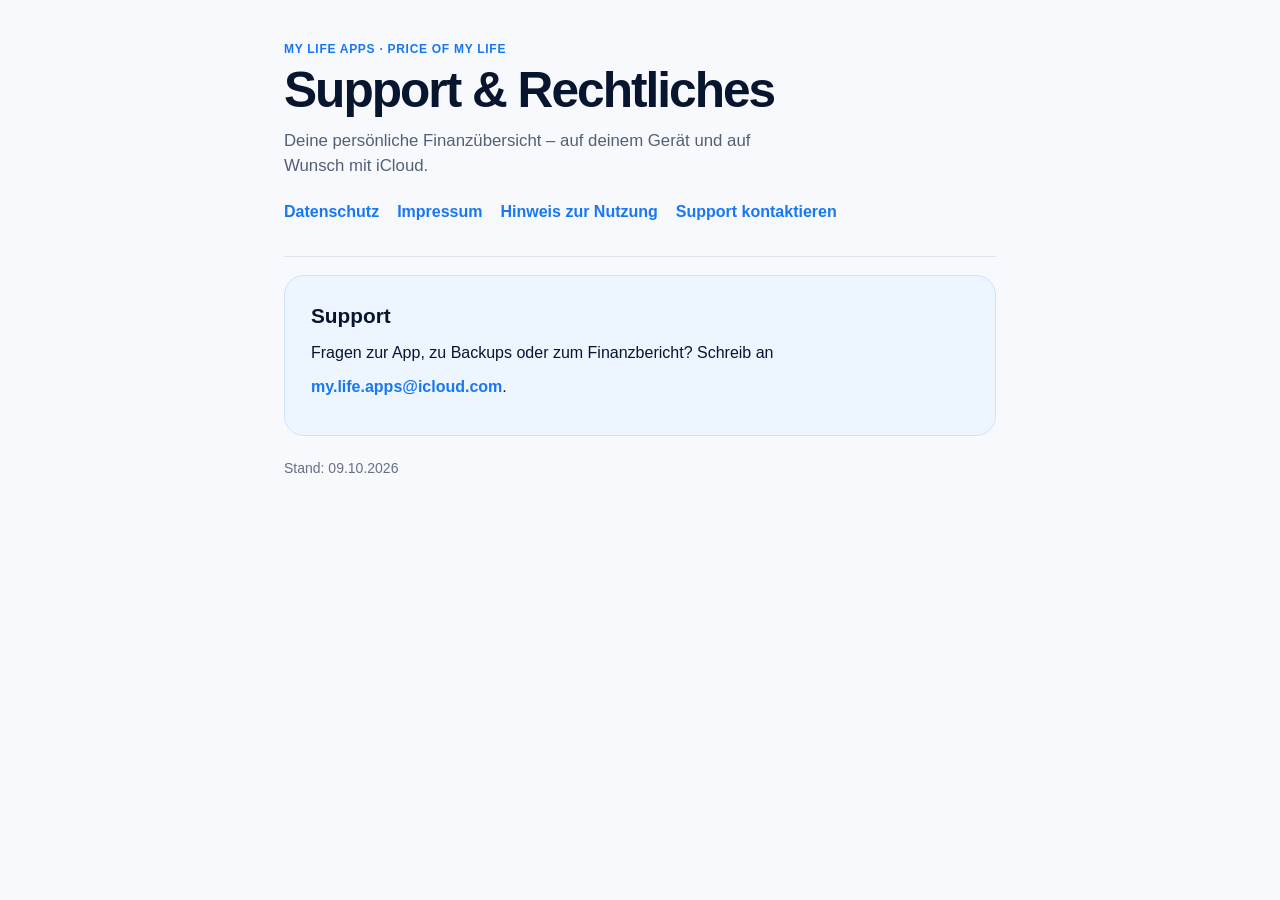
<file: index.html>
<!doctype html>
<html lang="de">
<head>
  <meta charset="utf-8">
  <meta name="viewport" content="width=device-width,initial-scale=1">
  <title>Price of My Life · Support &amp; Rechtliches</title>
  <link rel="stylesheet" href="site.css">
</head>
<body>
  <main>
    <header>
      <div class="mark">MY LIFE APPS · PRICE OF MY LIFE</div>
      <h1>Support &amp; Rechtliches</h1>
      <p class="lead">Deine persönliche Finanzübersicht – auf deinem Gerät und auf Wunsch mit iCloud.</p>
      <nav aria-label="Rechtliche Seiten und Kontakt">
        <a href="datenschutz.html">Datenschutz</a>
        <a href="impressum.html">Impressum</a>
        <a href="nutzungshinweis.html">Hinweis zur Nutzung</a>
        <a href="mailto:my.life.apps@icloud.com">Support kontaktieren</a>
      </nav>
    </header>
    <section class="note">
      <h2>Support</h2>
      <p>Fragen zur App, zu Backups oder zum Finanzbericht? Schreib an <a class="email-link" href="mailto:my.life.apps@icloud.com">my.life.apps@icloud.com</a>.</p>
    </section>
    <footer>Stand: 09.10.2026</footer>
  </main>
</body>
</html>
</file>
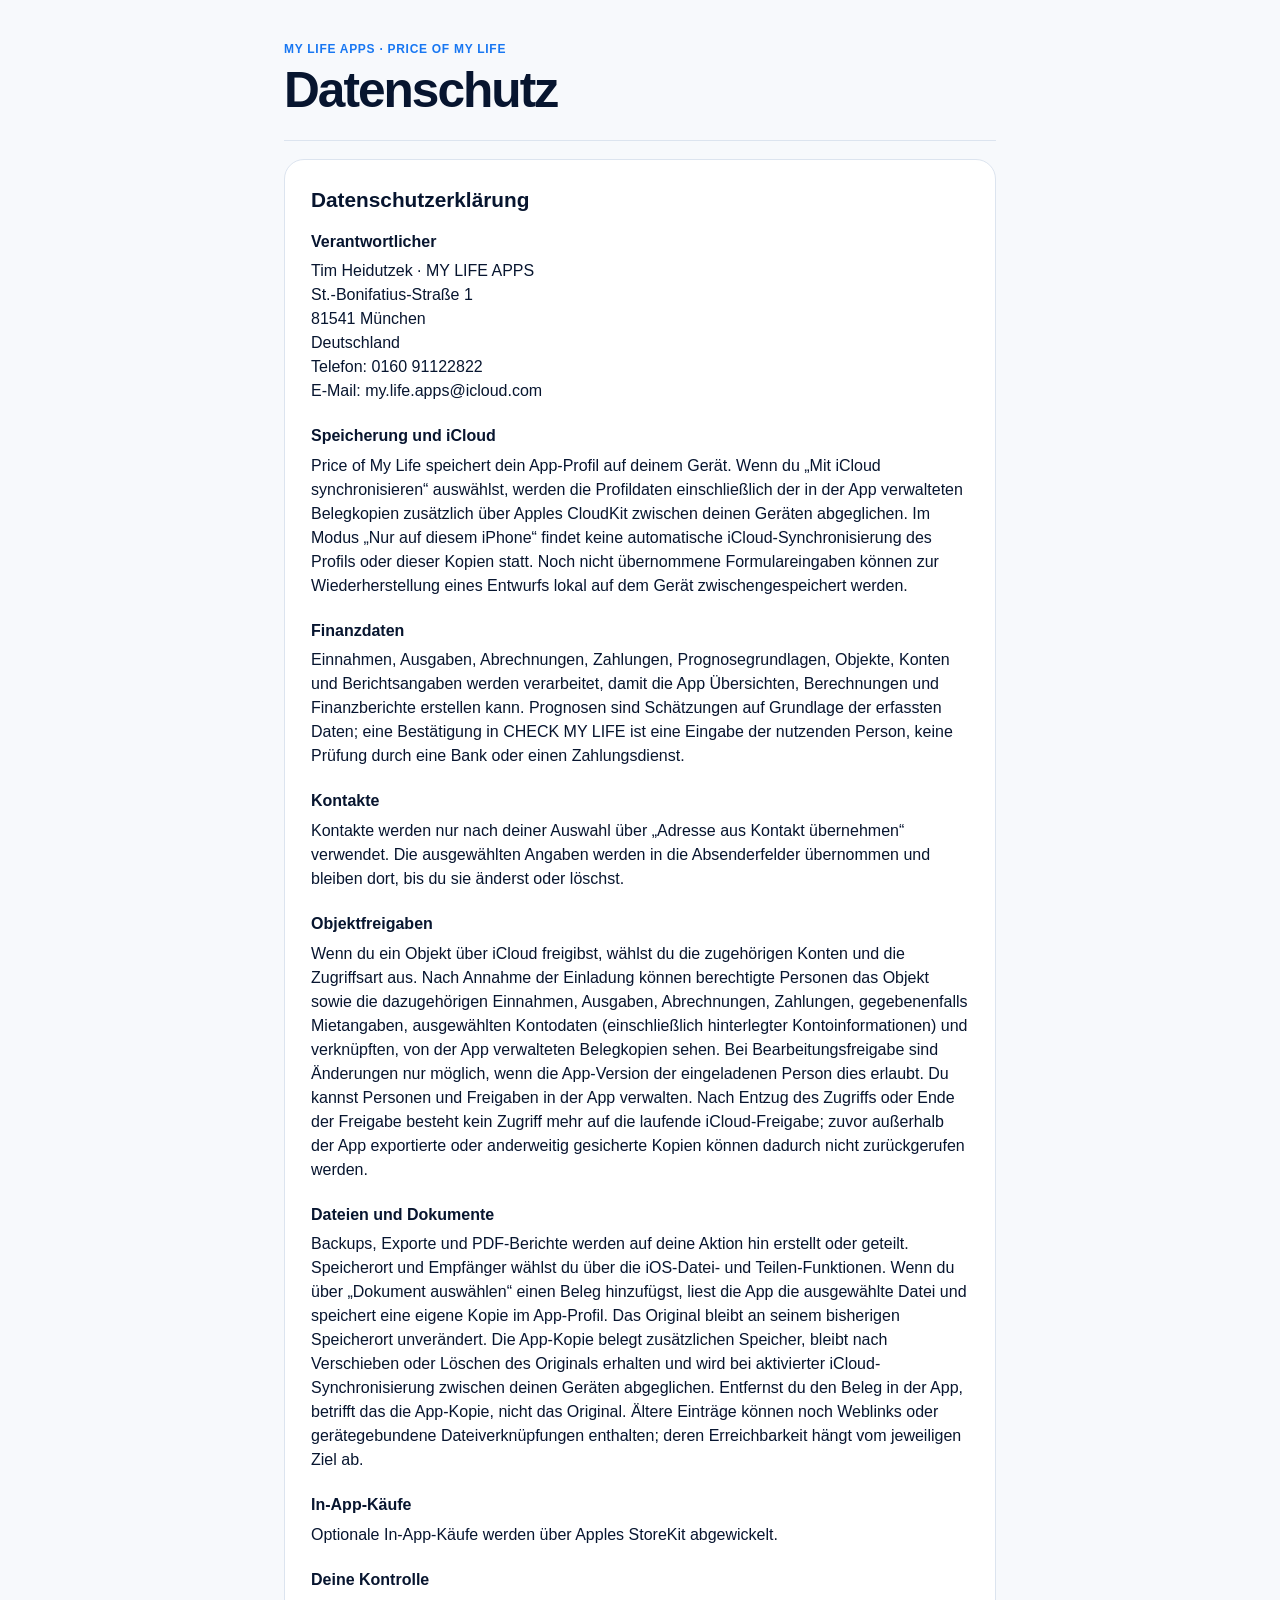
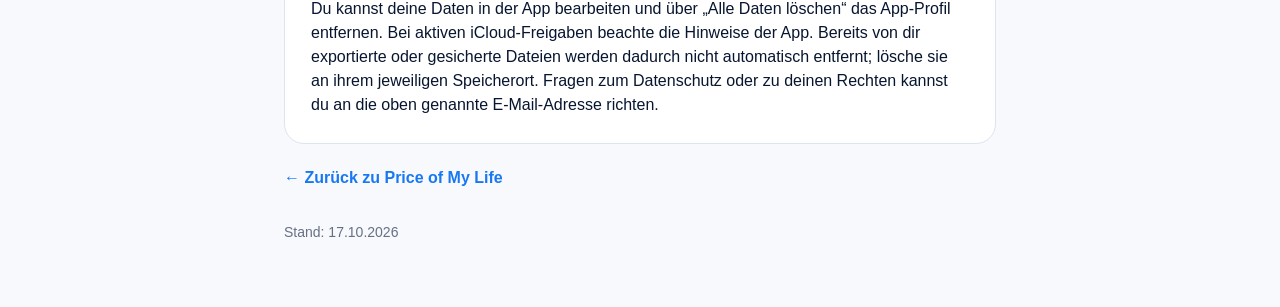
<file: datenschutz.html>
<!doctype html>
<html lang="de">
<head>
  <meta charset="utf-8">
  <meta name="viewport" content="width=device-width,initial-scale=1">
  <title>Datenschutz · Price of My Life</title>
  <link rel="stylesheet" href="site.css">
</head>
<body>
  <main>
    <header>
      <div class="mark">MY LIFE APPS · PRICE OF MY LIFE</div>
      <h1>Datenschutz</h1>
    </header>
    <section>
      <h2>Datenschutzerklärung</h2>
      <h3>Verantwortlicher</h3>
      <address>Tim Heidutzek · MY LIFE APPS<br>St.-Bonifatius-Straße 1<br>81541 München<br>Deutschland<br>Telefon: 0160 91122822<br>E-Mail: my.life.apps@icloud.com</address>
      <h3>Speicherung und iCloud</h3>
      <p>Price of My Life speichert dein App-Profil auf deinem Gerät. Wenn du „Mit iCloud synchronisieren“ auswählst, werden die Profildaten einschließlich der in der App verwalteten Belegkopien zusätzlich über Apples CloudKit zwischen deinen Geräten abgeglichen. Im Modus „Nur auf diesem iPhone“ findet keine automatische iCloud-Synchronisierung des Profils oder dieser Kopien statt. Noch nicht übernommene Formulareingaben können zur Wiederherstellung eines Entwurfs lokal auf dem Gerät zwischengespeichert werden.</p>
      <h3>Finanzdaten</h3>
      <p>Einnahmen, Ausgaben, Abrechnungen, Zahlungen, Prognosegrundlagen, Objekte, Konten und Berichtsangaben werden verarbeitet, damit die App Übersichten, Berechnungen und Finanzberichte erstellen kann. Prognosen sind Schätzungen auf Grundlage der erfassten Daten; eine Bestätigung in CHECK MY LIFE ist eine Eingabe der nutzenden Person, keine Prüfung durch eine Bank oder einen Zahlungsdienst.</p>
      <h3>Kontakte</h3>
      <p>Kontakte werden nur nach deiner Auswahl über „Adresse aus Kontakt übernehmen“ verwendet. Die ausgewählten Angaben werden in die Absenderfelder übernommen und bleiben dort, bis du sie änderst oder löschst.</p>
      <h3>Objektfreigaben</h3>
      <p>Wenn du ein Objekt über iCloud freigibst, wählst du die zugehörigen Konten und die Zugriffsart aus. Nach Annahme der Einladung können berechtigte Personen das Objekt sowie die dazugehörigen Einnahmen, Ausgaben, Abrechnungen, Zahlungen, gegebenenfalls Mietangaben, ausgewählten Kontodaten (einschließlich hinterlegter Kontoinformationen) und verknüpften, von der App verwalteten Belegkopien sehen. Bei Bearbeitungsfreigabe sind Änderungen nur möglich, wenn die App-Version der eingeladenen Person dies erlaubt. Du kannst Personen und Freigaben in der App verwalten. Nach Entzug des Zugriffs oder Ende der Freigabe besteht kein Zugriff mehr auf die laufende iCloud-Freigabe; zuvor außerhalb der App exportierte oder anderweitig gesicherte Kopien können dadurch nicht zurückgerufen werden.</p>
      <h3>Dateien und Dokumente</h3>
      <p>Backups, Exporte und PDF-Berichte werden auf deine Aktion hin erstellt oder geteilt. Speicherort und Empfänger wählst du über die iOS-Datei- und Teilen-Funktionen. Wenn du über „Dokument auswählen“ einen Beleg hinzufügst, liest die App die ausgewählte Datei und speichert eine eigene Kopie im App-Profil. Das Original bleibt an seinem bisherigen Speicherort unverändert. Die App-Kopie belegt zusätzlichen Speicher, bleibt nach Verschieben oder Löschen des Originals erhalten und wird bei aktivierter iCloud-Synchronisierung zwischen deinen Geräten abgeglichen. Entfernst du den Beleg in der App, betrifft das die App-Kopie, nicht das Original. Ältere Einträge können noch Weblinks oder gerätegebundene Dateiverknüpfungen enthalten; deren Erreichbarkeit hängt vom jeweiligen Ziel ab.</p>
      <h3>In-App-Käufe</h3>
      <p>Optionale In-App-Käufe werden über Apples StoreKit abgewickelt.</p>
      <h3>Deine Kontrolle</h3>
      <p>Du kannst deine Daten in der App bearbeiten und über „Alle Daten löschen“ das App-Profil entfernen. Bei aktiven iCloud-Freigaben beachte die Hinweise der App. Bereits von dir exportierte oder gesicherte Dateien werden dadurch nicht automatisch entfernt; lösche sie an ihrem jeweiligen Speicherort. Fragen zum Datenschutz oder zu deinen Rechten kannst du an die oben genannte E-Mail-Adresse richten.</p>
    </section>
    <a class="back" href="./">← Zurück zu Price of My Life</a>
    <footer>Stand: 17.10.2026</footer>
  </main>
</body>
</html>
</file>
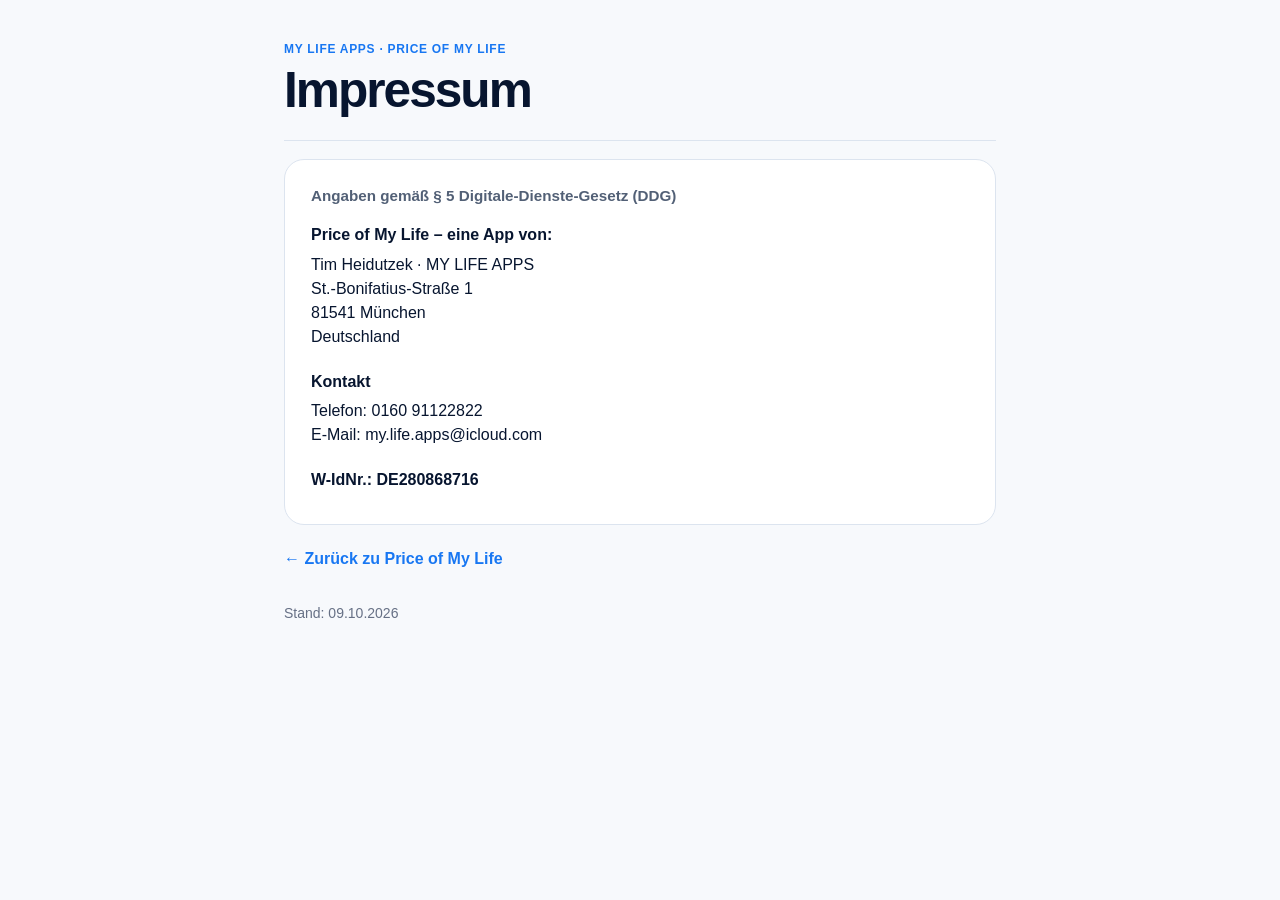
<file: impressum.html>
<!doctype html>
<html lang="de">
<head>
  <meta charset="utf-8">
  <meta name="viewport" content="width=device-width,initial-scale=1">
  <title>Impressum · MY LIFE APPS</title>
  <link rel="stylesheet" href="site.css">
</head>
<body>
  <main>
    <header>
      <div class="mark">MY LIFE APPS · PRICE OF MY LIFE</div>
      <h1>Impressum</h1>
    </header>
    <section>
      <h2 class="section-label">Angaben gemäß § 5 Digitale-Dienste-Gesetz (DDG)</h2>
      <h3>Price of My Life – eine App von:</h3>
      <address>Tim Heidutzek · MY LIFE APPS<br>St.-Bonifatius-Straße 1<br>81541 München<br>Deutschland</address>
      <h3>Kontakt</h3>
      <p>Telefon: 0160 91122822<br>E-Mail: my.life.apps@icloud.com</p>
      <h3>W-IdNr.: DE280868716</h3>
    </section>
    <a class="back" href="./">← Zurück zu Price of My Life</a>
    <footer>Stand: 09.10.2026</footer>
  </main>
</body>
</html>
</file>
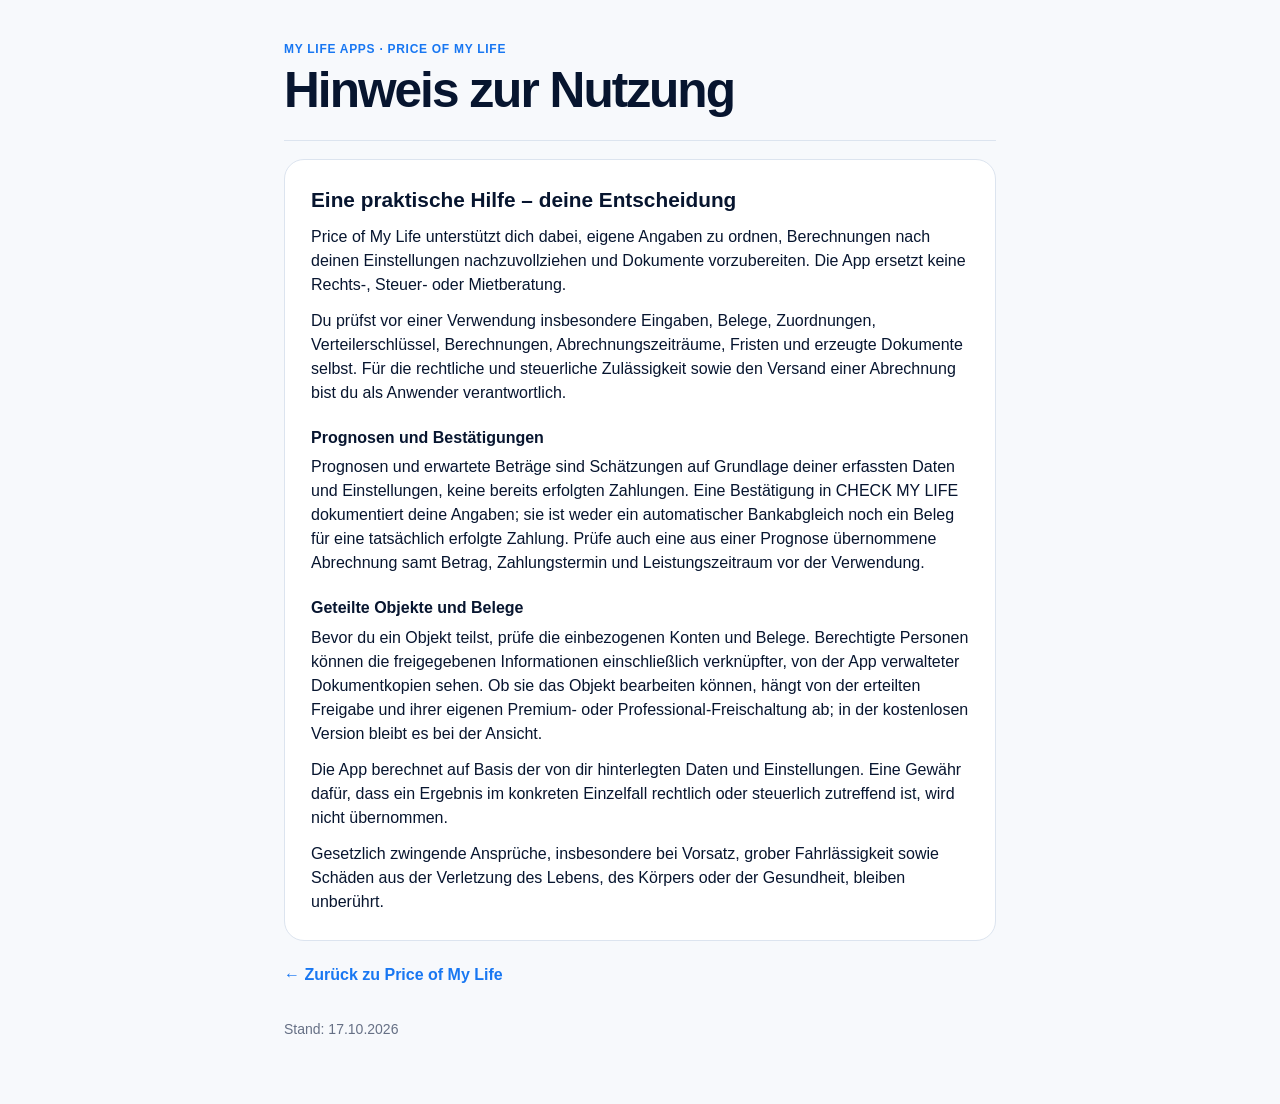
<file: nutzungshinweis.html>
<!doctype html>
<html lang="de">
<head>
  <meta charset="utf-8">
  <meta name="viewport" content="width=device-width,initial-scale=1">
  <title>Hinweis zur Nutzung · Price of My Life</title>
  <link rel="stylesheet" href="site.css">
</head>
<body>
  <main>
    <header>
      <div class="mark">MY LIFE APPS · PRICE OF MY LIFE</div>
      <h1>Hinweis zur Nutzung</h1>
    </header>
    <section>
      <h2>Eine praktische Hilfe – deine Entscheidung</h2>
      <p>Price of My Life unterstützt dich dabei, eigene Angaben zu ordnen, Berechnungen nach deinen Einstellungen nachzuvollziehen und Dokumente vorzubereiten. Die App ersetzt keine Rechts-, Steuer- oder Mietberatung.</p>
      <p>Du prüfst vor einer Verwendung insbesondere Eingaben, Belege, Zuordnungen, Verteilerschlüssel, Berechnungen, Abrechnungszeiträume, Fristen und erzeugte Dokumente selbst. Für die rechtliche und steuerliche Zulässigkeit sowie den Versand einer Abrechnung bist du als Anwender verantwortlich.</p>
      <h3>Prognosen und Bestätigungen</h3>
      <p>Prognosen und erwartete Beträge sind Schätzungen auf Grundlage deiner erfassten Daten und Einstellungen, keine bereits erfolgten Zahlungen. Eine Bestätigung in CHECK MY LIFE dokumentiert deine Angaben; sie ist weder ein automatischer Bankabgleich noch ein Beleg für eine tatsächlich erfolgte Zahlung. Prüfe auch eine aus einer Prognose übernommene Abrechnung samt Betrag, Zahlungstermin und Leistungszeitraum vor der Verwendung.</p>
      <h3>Geteilte Objekte und Belege</h3>
      <p>Bevor du ein Objekt teilst, prüfe die einbezogenen Konten und Belege. Berechtigte Personen können die freigegebenen Informationen einschließlich verknüpfter, von der App verwalteter Dokumentkopien sehen. Ob sie das Objekt bearbeiten können, hängt von der erteilten Freigabe und ihrer eigenen Premium- oder Professional-Freischaltung ab; in der kostenlosen Version bleibt es bei der Ansicht.</p>
      <p>Die App berechnet auf Basis der von dir hinterlegten Daten und Einstellungen. Eine Gewähr dafür, dass ein Ergebnis im konkreten Einzelfall rechtlich oder steuerlich zutreffend ist, wird nicht übernommen.</p>
      <p>Gesetzlich zwingende Ansprüche, insbesondere bei Vorsatz, grober Fahrlässigkeit sowie Schäden aus der Verletzung des Lebens, des Körpers oder der Gesundheit, bleiben unberührt.</p>
    </section>
    <a class="back" href="./">← Zurück zu Price of My Life</a>
    <footer>Stand: 17.10.2026</footer>
  </main>
</body>
</html>
</file>
<file: site.css>
:root{--ink:#07152f;--blue:#1877f2;--line:#dce4ef;--muted:#526076;--background:#f7f9fc}
*{box-sizing:border-box}
html{-webkit-text-size-adjust:100%;text-size-adjust:100%}
body{margin:0;background:var(--background);color:var(--ink);font-family:-apple-system,BlinkMacSystemFont,"Segoe UI",sans-serif;font-size:1rem;line-height:1.5}
main{width:100%;max-width:760px;margin:0 auto;padding:24px 18px 48px}
header{padding-bottom:18px;border-bottom:1px solid var(--line)}
.mark{color:var(--blue);font-size:.75rem;font-weight:800;letter-spacing:.06em;text-transform:uppercase}
h1{margin:6px 0 0;font-size:clamp(2rem,5.2vw,3.1rem);line-height:1.08;letter-spacing:-.04em}
h2{margin:0 0 12px;font-size:clamp(1.125rem,2.3vw,1.3rem);line-height:1.3}
h3{margin:22px 0 7px;font-size:1rem;line-height:1.35}
h2+h3{margin-top:18px}
p{margin:0 0 12px}
p:last-child{margin-bottom:0}
section{margin-top:18px;padding:20px;background:#fff;border:1px solid var(--line);border-radius:20px}
address{font-style:normal}
a{color:var(--blue);font-weight:650;text-decoration:none}
a:hover{text-decoration:underline}
a:focus-visible{outline:2px solid var(--blue);outline-offset:3px;border-radius:3px}
.lead{max-width:54ch;margin:10px 0 0;color:var(--muted);font-size:1.05rem}
nav{display:flex;flex-wrap:wrap;column-gap:18px;row-gap:0;margin-top:12px}
nav a,.back{display:inline-flex;min-height:44px;align-items:center}
.back{margin-top:12px}
.note{background:#edf6ff;border-color:#cce4ff}
.section-label{color:var(--muted);font-size:.95rem;font-weight:650;line-height:1.35}
.email-link{display:inline-flex;min-height:44px;align-items:center;white-space:nowrap;font-size:clamp(.92rem,3.9vw,1rem)}
footer{margin-top:22px;color:#667085;font-size:.875rem}
@media(max-width:340px){.email-link{white-space:normal;overflow-wrap:anywhere}}
@media(min-width:700px){main{padding:40px 24px 64px}section{padding:26px}header{padding-bottom:22px}}
</file>
